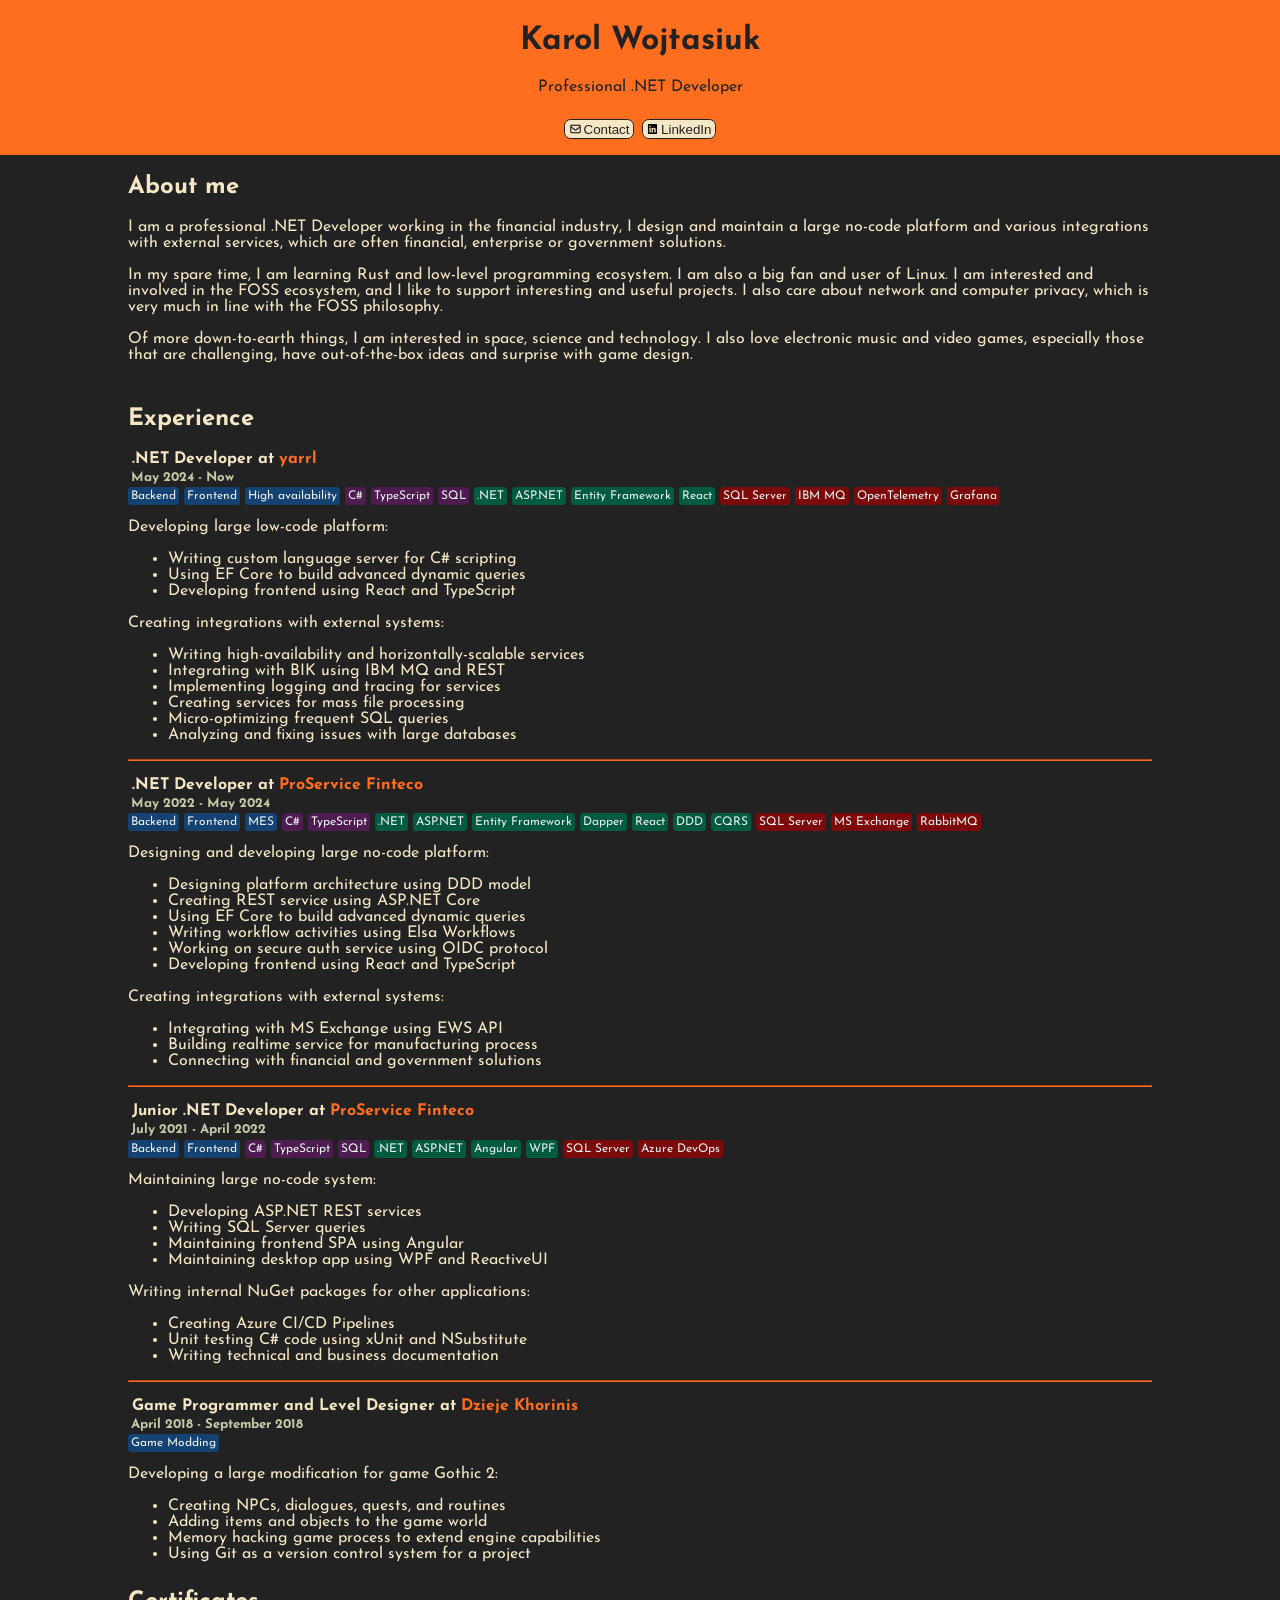
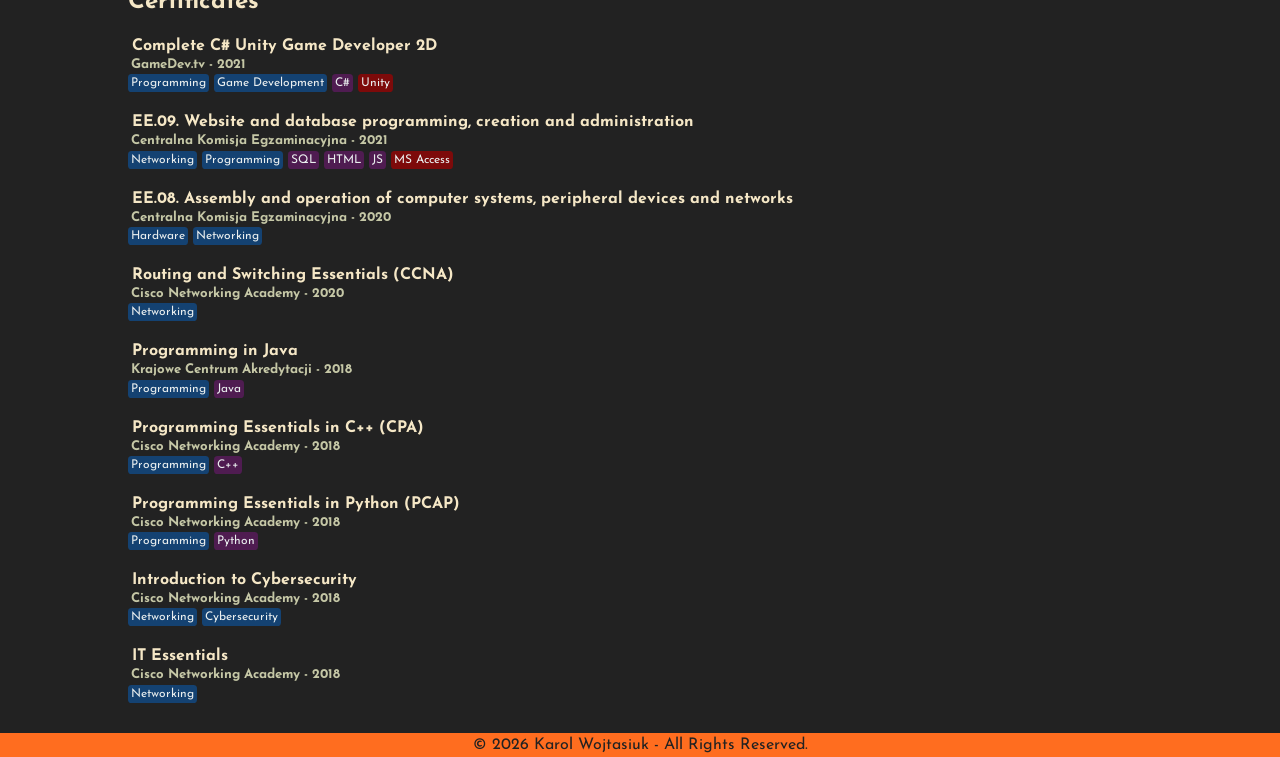
<file: index.html>
<!doctype html>
<html lang="en">
    <head>
        <meta charset="UTF-8" />
        <meta name="viewport" content="width=device-width, initial-scale=1.0" />
        <link rel="icon" type="image/x-icon" href="/favicon.svg" />
        <link rel="stylesheet" href="/styles/app.css" />
        <title>Karol Wojtasiuk</title>
    </head>

    <body>
        <header>
            <h1>Karol Wojtasiuk</h1>
            <p>Professional .NET Developer</p>

            <section id="contact">
                <a href="mailto:work@karolwojtasiuk.com">
                    <button>
                        <img src="icons/envelope.svg" class="icon" />
                        <span>Contact</span>
                    </button>
                </a>

                <a
                    href="https://www.linkedin.com/in/karolwojtasiuk/"
                    target="_blank"
                >
                    <button>
                        <img src="icons/linkedin.svg" class="icon" />
                        <span>LinkedIn</span>
                    </button>
                </a>
            </section>
        </header>

        <section class="container">
            <h1>About me</h1>
            <p>
                I am a professional .NET Developer working in the financial
                industry, I design and maintain a large no-code platform and
                various integrations with external services, which are often
                financial, enterprise or government solutions.
            </p>
            <p>
                In my spare time, I am learning Rust and low-level programming
                ecosystem. I am also a big fan and user of Linux. I am
                interested and involved in the FOSS ecosystem, and I like to
                support interesting and useful projects. I also care about
                network and computer privacy, which is very much in line with
                the FOSS philosophy.
            </p>
            <p>
                Of more down-to-earth things, I am interested in space, science
                and technology. I also love electronic music and video games,
                especially those that are challenging, have out-of-the-box ideas
                and surprise with game design.
            </p>
        </section>

        <section class="container">
            <h1>Experience</h1>

            <section class="experience">
                <h4>
                    .NET Developer at
                    <a href="https://yarrl.pl" target="_blank">yarrl</a>
                </h4>
                <h5>May 2024 - Now</h5>
                <span class="tag tag-area">Backend</span>
                <span class="tag tag-area">Frontend</span>
                <span class="tag tag-area">High availability</span>
                <span class="tag tag-lang">C#</span>
                <span class="tag tag-lang">TypeScript</span>
                <span class="tag tag-lang">SQL</span>
                <span class="tag tag-tech">.NET</span>
                <span class="tag tag-tech">ASP.NET</span>
                <span class="tag tag-tech">Entity Framework</span>
                <span class="tag tag-tech">React</span>
                <span class="tag tag-soft">SQL Server</span>
                <span class="tag tag-soft">IBM MQ</span>
                <span class="tag tag-soft">OpenTelemetry</span>
                <span class="tag tag-soft">Grafana</span>

                <p>Developing large low-code platform:</p>
                <ul>
                    <li>Writing custom language server for C# scripting</li>
                    <li>Using EF Core to build advanced dynamic queries</li>
                    <li>Developing frontend using React and TypeScript</li>
                </ul>

                <p>Creating integrations with external systems:</p>
                <ul>
                    <li>
                        Writing high-availability and horizontally-scalable
                        services
                    </li>
                    <li>Integrating with BIK using IBM MQ and REST</li>
                    <li>Implementing logging and tracing for services</li>
                    <li>Creating services for mass file processing</li>
                    <li>Micro-optimizing frequent SQL queries</li>
                    <li>Analyzing and fixing issues with large databases</li>
                </ul>
            </section>

            <hr />

            <section class="experience">
                <h4>
                    .NET Developer at
                    <a href="https://psfinteco.com" target="_blank"
                        >ProService Finteco</a
                    >
                </h4>
                <h5>May 2022 - May 2024</h5>
                <span class="tag tag-area">Backend</span>
                <span class="tag tag-area">Frontend</span>
                <span class="tag tag-area">MES</span>
                <span class="tag tag-lang">C#</span>
                <span class="tag tag-lang">TypeScript</span>
                <span class="tag tag-tech">.NET</span>
                <span class="tag tag-tech">ASP.NET</span>
                <span class="tag tag-tech">Entity Framework</span>
                <span class="tag tag-tech">Dapper</span>
                <span class="tag tag-tech">React</span>
                <span class="tag tag-tech">DDD</span>
                <span class="tag tag-tech">CQRS</span>
                <span class="tag tag-soft">SQL Server</span>
                <span class="tag tag-soft">MS Exchange</span>
                <span class="tag tag-soft">RabbitMQ</span>

                <p>Designing and developing large no-code platform:</p>
                <ul>
                    <li>Designing platform architecture using DDD model</li>
                    <li>Creating REST service using ASP.NET Core</li>
                    <li>Using EF Core to build advanced dynamic queries</li>
                    <li>Writing workflow activities using Elsa Workflows</li>
                    <li>Working on secure auth service using OIDC protocol</li>
                    <li>Developing frontend using React and TypeScript</li>
                </ul>

                <p>Creating integrations with external systems:</p>
                <ul>
                    <li>Integrating with MS Exchange using EWS API</li>
                    <li>Building realtime service for manufacturing process</li>
                    <li>Connecting with financial and government solutions</li>
                </ul>
            </section>

            <hr />

            <section class="experience">
                <h4>
                    Junior .NET Developer at
                    <a href="https://psfinteco.com" target="_blank"
                        >ProService Finteco</a
                    >
                </h4>
                <h5>July 2021 - April 2022</h5>
                <span class="tag tag-area">Backend</span>
                <span class="tag tag-area">Frontend</span>
                <span class="tag tag-lang">C#</span>
                <span class="tag tag-lang">TypeScript</span>
                <span class="tag tag-lang">SQL</span>
                <span class="tag tag-tech">.NET</span>
                <span class="tag tag-tech">ASP.NET</span>
                <span class="tag tag-tech">Angular</span>
                <span class="tag tag-tech">WPF</span>
                <span class="tag tag-soft">SQL Server</span>
                <span class="tag tag-soft">Azure DevOps</span>

                <p>Maintaining large no-code system:</p>
                <ul>
                    <li>Developing ASP.NET REST services</li>
                    <li>Writing SQL Server queries</li>
                    <li>Maintaining frontend SPA using Angular</li>
                    <li>Maintaining desktop app using WPF and ReactiveUI</li>
                </ul>

                <p>Writing internal NuGet packages for other applications:</p>
                <ul>
                    <li>Creating Azure CI/CD Pipelines</li>
                    <li>Unit testing C# code using xUnit and NSubstitute</li>
                    <li>Writing technical and business documentation</li>
                </ul>
            </section>

            <hr />

            <section class="experience">
                <h4>
                    Game Programmer and Level Designer at
                    <a
                        href="https://www.facebook.com/dziejekhorinis"
                        target="_blank"
                        >Dzieje Khorinis</a
                    >
                </h4>
                <h5>April 2018 - September 2018</h5>
                <span class="tag tag-area">Game Modding</span>

                <p>Developing a large modification for game Gothic 2:</p>
                <ul>
                    <li>Creating NPCs, dialogues, quests, and routines</li>
                    <li>Adding items and objects to the game world</li>
                    <li>
                        Memory hacking game process to extend engine
                        capabilities
                    </li>
                    <li>Using Git as a version control system for a project</li>
                </ul>
            </section>
        </section>

        <section class="container">
            <h1>Certificates</h1>

            <section class="certificate">
                <h4>Complete C# Unity Game Developer 2D</h4>
                <h5>GameDev.tv - 2021</h5>
                <span class="tag tag-area">Programming</span>
                <span class="tag tag-area">Game Development</span>
                <span class="tag tag-lang">C#</span>
                <span class="tag tag-soft">Unity</span>
            </section>

            <section class="certificate">
                <h4>
                    EE.09. Website and database programming, creation and
                    administration
                </h4>
                <h5>Centralna Komisja Egzaminacyjna - 2021</h5>
                <span class="tag tag-area">Networking</span>
                <span class="tag tag-area">Programming</span>
                <span class="tag tag-lang">SQL</span>
                <span class="tag tag-lang">HTML</span>
                <span class="tag tag-lang">JS</span>
                <span class="tag tag-soft">MS Access</span>
            </section>

            <section class="certificate">
                <h4>
                    EE.08. Assembly and operation of computer systems,
                    peripheral devices and networks
                </h4>
                <h5>Centralna Komisja Egzaminacyjna - 2020</h5>
                <span class="tag tag-area">Hardware</span>
                <span class="tag tag-area">Networking</span>
            </section>

            <section class="certificate">
                <h4>Routing and Switching Essentials (CCNA)</h4>
                <h5>Cisco Networking Academy - 2020</h5>
                <span class="tag tag-area">Networking</span>
            </section>

            <section class="certificate">
                <h4>Programming in Java</h4>
                <h5>Krajowe Centrum Akredytacji - 2018</h5>
                <span class="tag tag-area">Programming</span>
                <span class="tag tag-lang">Java</span>
            </section>

            <section class="certificate">
                <h4>Programming Essentials in C++ (CPA)</h4>
                <h5>Cisco Networking Academy - 2018</h5>
                <span class="tag tag-area">Programming</span>
                <span class="tag tag-lang">C++</span>
            </section>

            <section class="certificate">
                <h4>Programming Essentials in Python (PCAP)</h4>
                <h5>Cisco Networking Academy - 2018</h5>
                <span class="tag tag-area">Programming</span>
                <span class="tag tag-lang">Python</span>
            </section>

            <section class="certificate">
                <h4>Introduction to Cybersecurity</h4>
                <h5>Cisco Networking Academy - 2018</h5>
                <span class="tag tag-area">Networking</span>
                <span class="tag tag-area">Cybersecurity</span>
            </section>

            <section class="certificate">
                <h4>IT Essentials</h4>
                <h5>Cisco Networking Academy - 2018</h5>
                <span class="tag tag-area">Networking</span>
            </section>
        </section>

        <footer>© 2026 Karol Wojtasiuk - All Rights Reserved.</footer>
    </body>
</html>
</file>
<file: styles/app.css>
@import url("https://fonts.googleapis.com/css2?family=Josefin+Sans:ital,wght@0,100..700;1,100..700&display=swap");

html,
body {
    background-color: #222222;
    color: #f5e7c6;
    font-family: "Josefin Sans", sans-serif;
    padding: 0;
    margin: 0;
}

.icon {
    width: 1em;
    height: 1em;
    vertical-align: middle;
}

.container {
    max-width: 80%;
    margin: auto;
    padding-bottom: 0.5em;
}

.container > hr {
    border-color: #ff6d1f;
    margin: 1em 0;
}

header,
footer {
    width: 100%;
    text-align: center;
    background-color: #ff6d1f;
    color: #222222;
}

header {
    padding-top: 0.25em;
    padding-bottom: 1em;
}

footer {
    padding: 0.25em 0;
}

#header > h1,
#header > p {
    margin: 0;
    padding: 0.1em;
}

#contact {
    padding-top: 0.5em;
    display: flex;
    justify-content: center;
    column-gap: 0.5em;
}

#contact > a {
    text-decoration: none;
    text-align: center;
    vertical-align: middle;
}

#contact > a > button {
    color: #222222;
    background-color: #f5e7c6;
    border: 0.1em solid #222222;
    border-radius: 0.5em;
    cursor: pointer;
    text-decoration: none;

    padding: 0.125em 0.25em;
    display: flex;
    align-items: center;
    column-gap: 0.125em;
}

#contact > a :hover {
    background-color: #faf3e1;
}

.tag {
    border-radius: 0.3em;
    padding: 0.25em;
    font-size: 0.75em;
    text-align: center;
    color: #eaefef;
}

.tag-area {
    background-color: #144272;
}

.tag-lang {
    background-color: #4f1c51;
}

.tag-tech {
    background-color: #005b41;
}

.tag-soft {
    background-color: #7d0a0a;
}

.experience > h4,
.experience > h5 {
    margin: 0.25em;
}

.experience > h5 {
    color: #c5c7a6;
}

.experience > h4 > a {
    color: #ff6d1f;
    text-decoration: none;
}

.experience > ul {
    margin: 0;
}

.certificate {
    margin: 1.5em 0;
}

.certificate > h4,
.certificate > h5 {
    margin: 0.25em;
}

.certificate > h5 {
    color: #c5c7a6;
}
</file>
